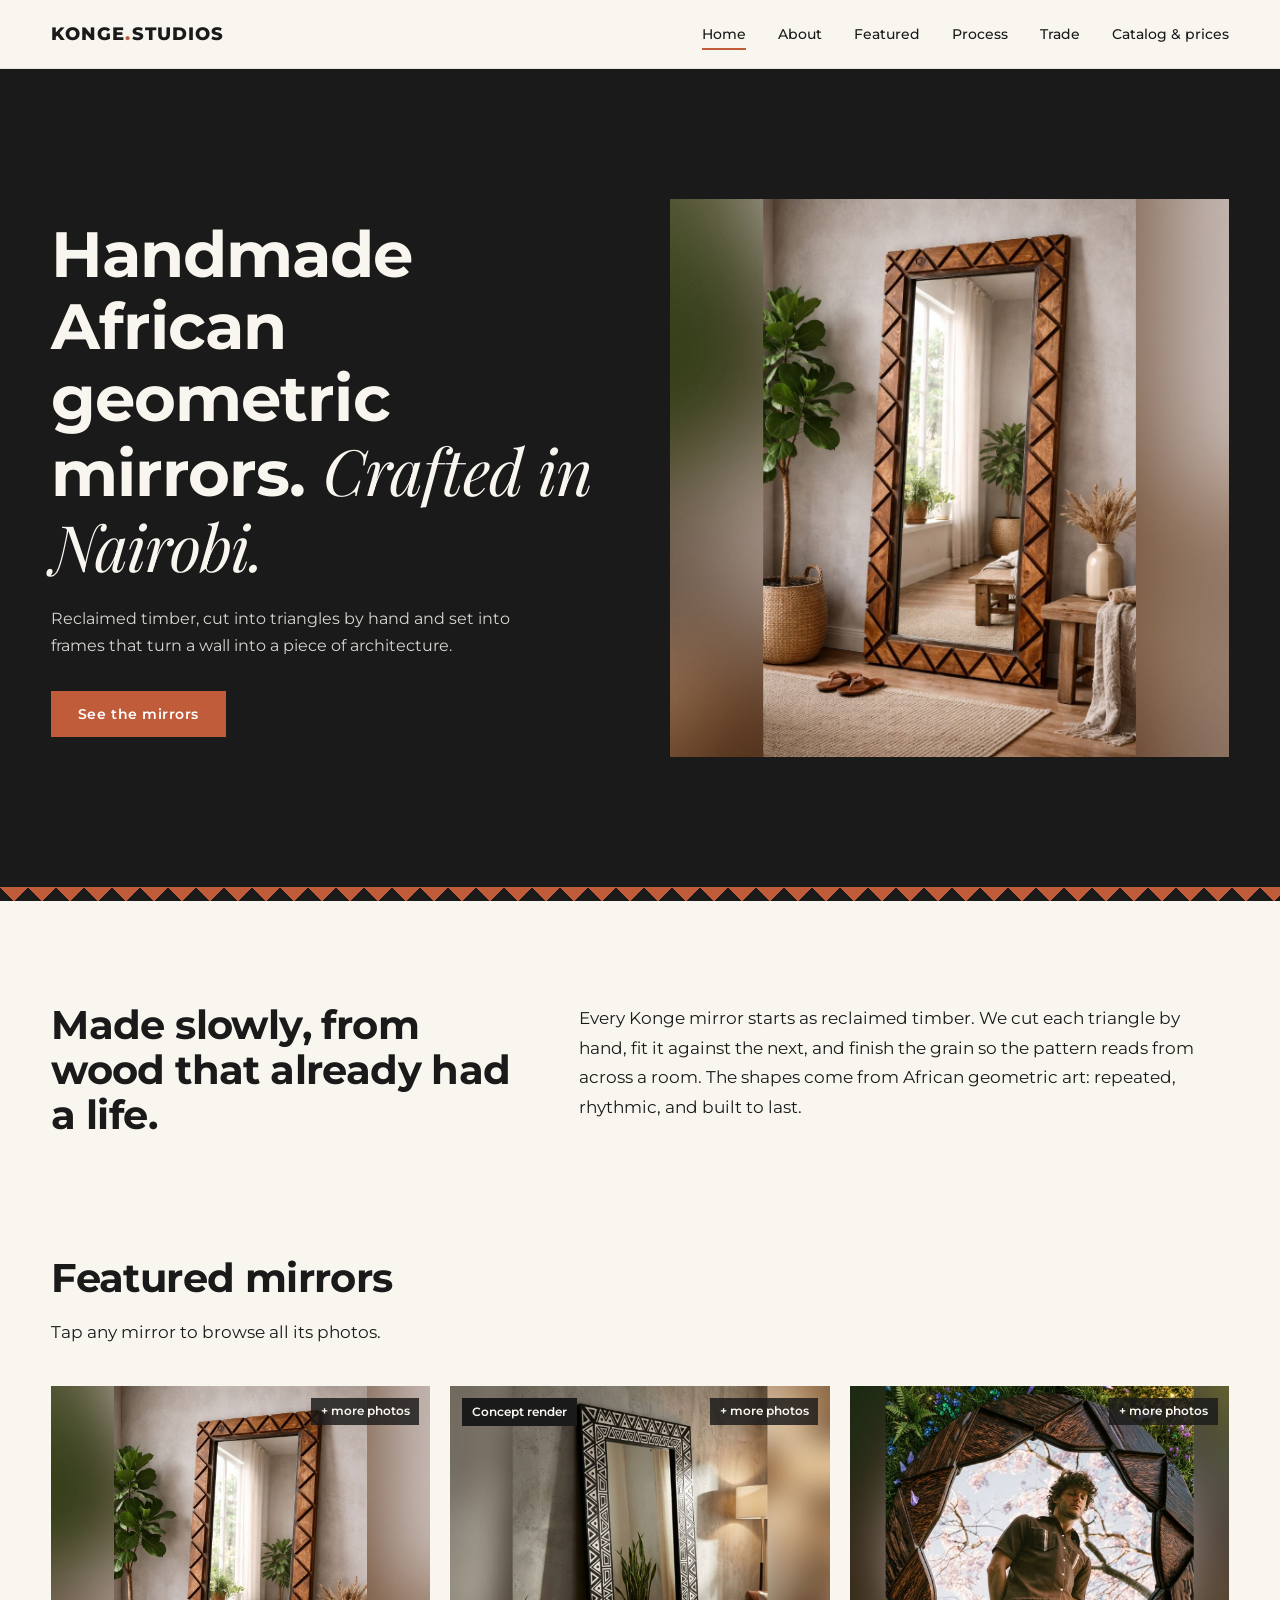
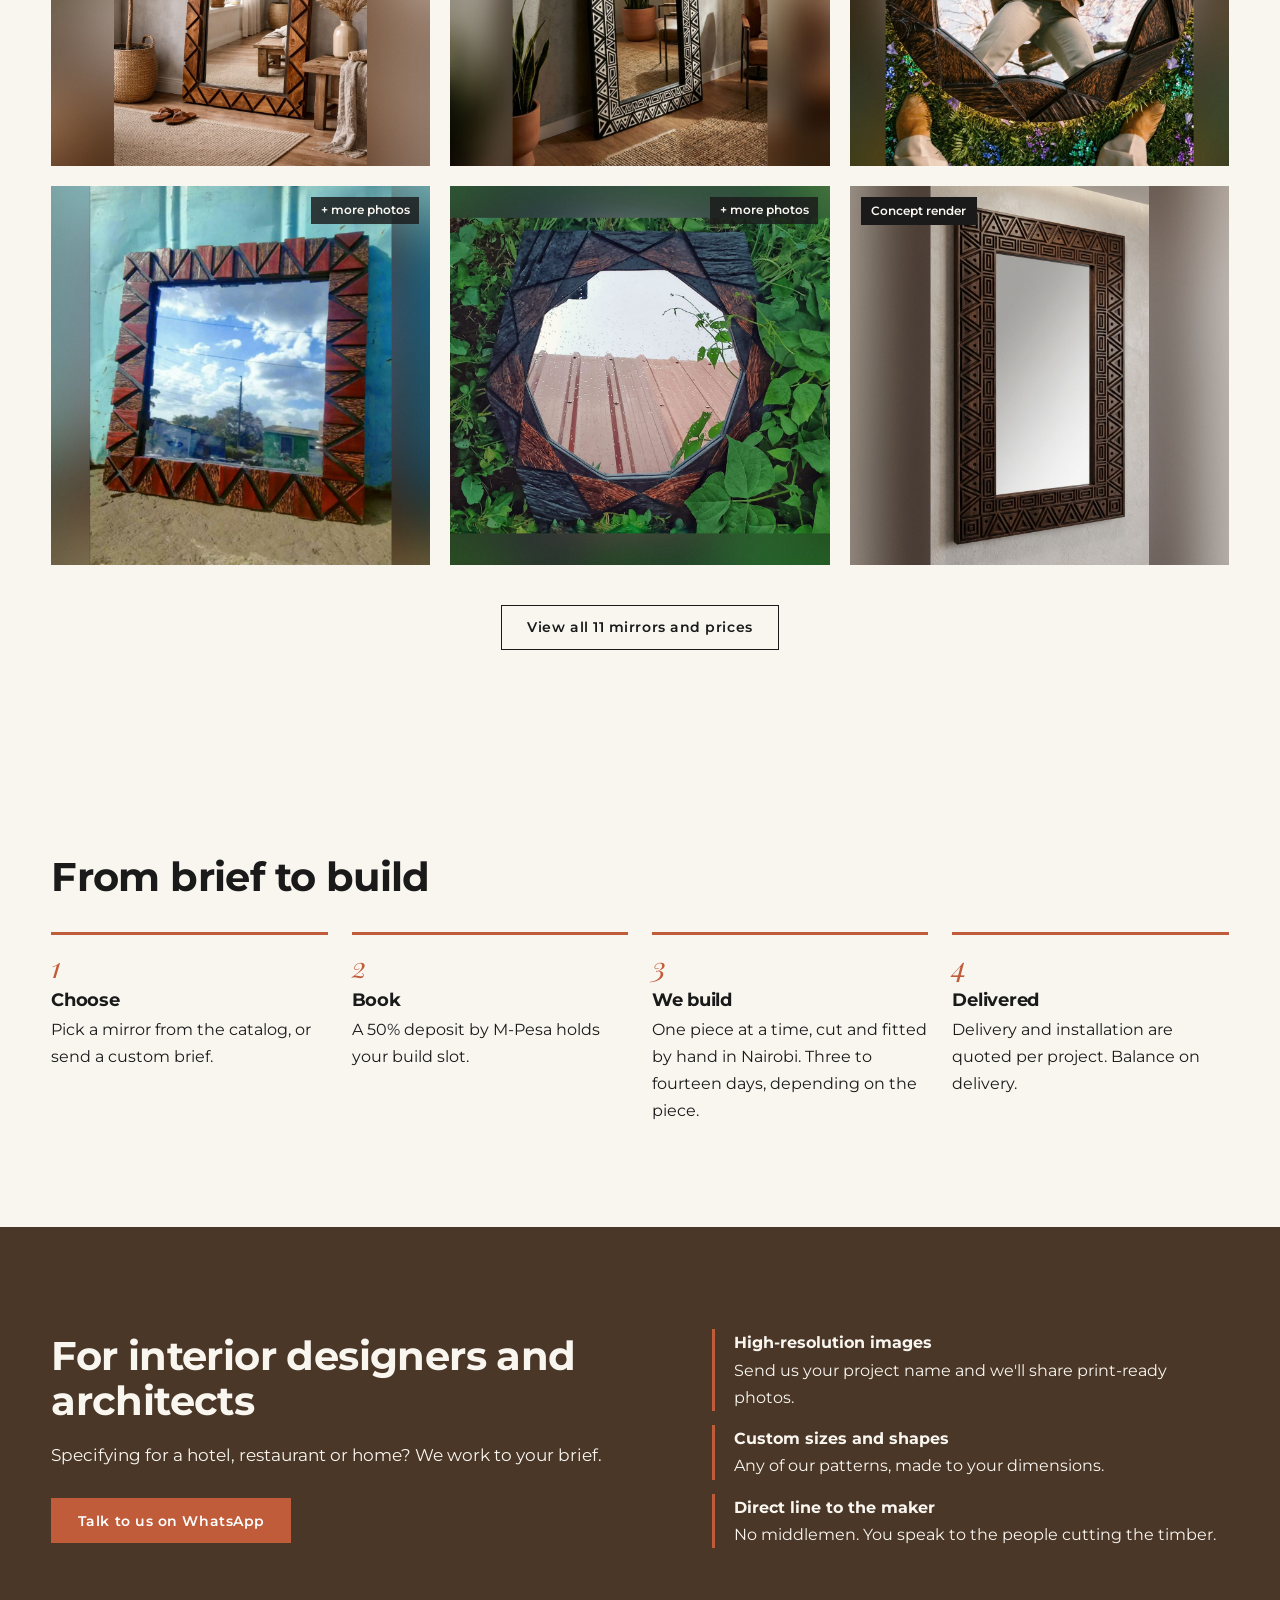
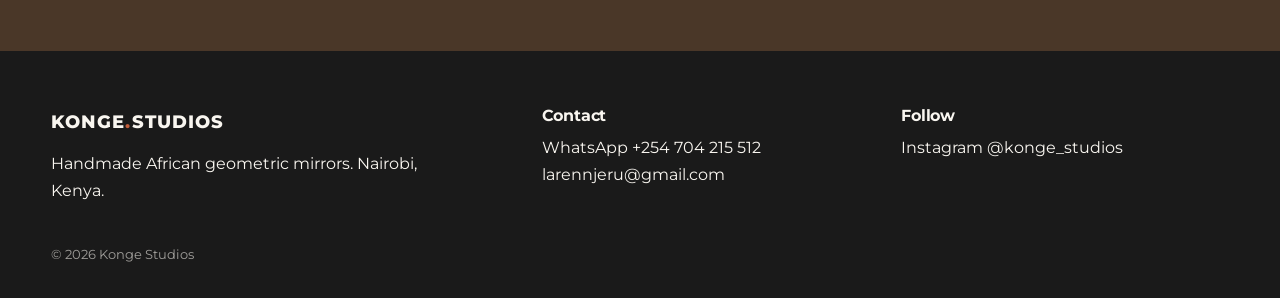
<file: index.html>
<!DOCTYPE html>
<html lang="en">
<head>
<meta charset="utf-8">
<meta name="viewport" content="width=device-width, initial-scale=1">
<title>Konge Studios | Handmade African geometric mirrors, Nairobi</title>
<meta name="description" content="Handmade African geometric mirrors in reclaimed timber, crafted in Nairobi, Kenya. Floor and wall mirrors, custom sizes for designers.">
<link rel="preconnect" href="https://fonts.googleapis.com">
<link rel="preconnect" href="https://fonts.gstatic.com" crossorigin>
<link href="https://fonts.googleapis.com/css2?family=Montserrat:wght@400;500;600;700;800&family=Playfair+Display:ital@0;1&display=swap" rel="stylesheet">
<link rel="stylesheet" href="style.css">
</head>
<body>

<header class="nav">
  <div class="wrap">
    <a class="logo" href="index.html">KONGE<span>.</span>STUDIOS</a>
    <button class="burger" aria-label="Menu" aria-expanded="false" aria-controls="menu"><i></i></button>
    <ul class="menu" id="menu">
      <li><a href="index.html" aria-current="page">Home</a></li>
      <li><a href="#about">About</a></li>
      <li><a href="#gallery">Featured</a></li>
      <li><a href="#process">Process</a></li>
      <li><a href="#trade">Trade</a></li>
      <li><a href="catalog.html">Catalog &amp; prices</a></li>
    </ul>
  </div>
</header>

<main>
  <!-- Hero: text beside the full mirror, never cropped. Swap the image for any floor mirror. -->
  <section class="hero">
    <div class="wrap">
      <div>
        <h1>Handmade African geometric mirrors. <span class="serif">Crafted in Nairobi.</span></h1>
        <p>Reclaimed timber, cut into triangles by hand and set into frames that turn a wall into a piece of architecture.</p>
        <a class="btn" href="#gallery">See the mirrors</a>
      </div>
      <div class="frame"><img src="images/twiga_3.jpg" alt="Twiga full-length floor mirror with a hand-cut triangle timber frame"></div>
    </div>
    <div class="zig"></div>
  </section>

  <section class="about" id="about">
    <div class="wrap">
      <h2>Made slowly, from wood that already had a life.</h2>
      <p class="lead">Every Konge mirror starts as reclaimed timber. We cut each triangle by hand, fit it against the next, and finish the grain so the pattern reads from across a room. The shapes come from African geometric art: repeated, rhythmic, and built to last.</p>
    </div>
  </section>

  <section id="gallery" style="padding-top:0">
    <div class="wrap">
      <h2>Featured mirrors</h2>
      <p class="lead">Tap any mirror to browse all its photos.</p>
      <div class="grid f3">
        <button class="zoom tile" data-images="images/twiga_3.jpg,images/twiga_1.jpg,images/twiga_2.jpg" data-name="Twiga" data-desc="Full-length floor mirror in solid europine, stained to a walnut tone and sealed with a matte varnish — the grain is the pattern."><div class="frame"><img src="images/twiga_3.jpg" alt="Twiga full-length floor mirror" loading="lazy"></div><span class="name">Twiga</span></button>
        <button class="zoom tile" data-images="images/pundamilia_2.jpg,images/pundamilia_1.jpg" data-name="Pundamilia" data-desc="CNC-cut pine, hand-painted in alternating black and white — the zebra&#x27;s coat rendered in timber."><div class="frame"><img src="images/pundamilia_2.jpg" alt="Pundamilia black and white floor mirror" loading="lazy"></div><span class="tag">Concept render</span><span class="name">Pundamilia</span></button>
        <button class="zoom tile" data-images="images/chui_2.jpg,images/chui.jpg" data-name="Chui" data-desc="The Kasa made round: blockboard, termite-eaten grevillea painted black and black palm, glossy finish."><div class="frame"><img src="images/chui_2.jpg" alt="Chui round wall mirror" loading="lazy"></div><span class="name">Chui</span></button>
        <button class="zoom tile" data-images="images/kobe_1.jpg,images/kobe_4.jpg,images/kobe_2.jpg,images/kobe_5.jpg" data-name="Kobe" data-desc="2 × 2 ft square blockboard base, ornamented with termite-eaten grevillea painted black and black palm, finished in a smooth glossy varnish."><div class="frame"><img src="images/kobe_1.jpg" alt="Kobe small square wall mirror" loading="lazy"></div><span class="name">Kobe</span></button>
        <button class="zoom tile" data-images="images/kasa.jpg,images/kasa_3.jpg,images/kasa_2.jpg" data-name="Kasa" data-desc="2 × 2 ft square blockboard, ornamented with termite-eaten grevillea painted black and black palm, finished with a smooth glossy varnish."><div class="frame"><img src="images/kasa.jpg" alt="Kasa octagonal wall mirror" loading="lazy"></div><span class="name">Kasa</span></button>
        <button class="zoom tile" data-images="images/nyati.jpg" data-name="Nyati" data-desc="Pure walnut, CNC-carved and sealed with a matte varnish — the triangles follow the grain."><div class="frame"><img src="images/nyati.jpg" alt="Nyati carved walnut wall mirror" loading="lazy"></div><span class="tag">Concept render</span><span class="name">Nyati</span></button>
      </div>
      <p class="more"><a class="btn ghost" href="catalog.html">View all 11 mirrors and prices</a></p>
    </div>
  </section>

  <section id="process">
    <div class="wrap">
      <h2>From brief to build</h2>
      <ol class="steps">
        <li><h3>Choose</h3><p>Pick a mirror from the catalog, or send a custom brief.</p></li>
        <li><h3>Book</h3><p>A 50% deposit by M-Pesa holds your build slot.</p></li>
        <li><h3>We build</h3><p>One piece at a time, cut and fitted by hand in Nairobi. Three to fourteen days, depending on the piece.</p></li>
        <li><h3>Delivered</h3><p>Delivery and installation are quoted per project. Balance on delivery.</p></li>
      </ol>
    </div>
  </section>

  <section class="trade" id="trade">
    <div class="wrap">
      <div>
        <h2>For interior designers and architects</h2>
        <p class="lead">Specifying for a hotel, restaurant or home? We work to your brief.</p>
        <a class="btn" href="https://wa.me/254704215512?text=Hi%2C%20I%27m%20a%20designer%20and%20would%20like%20to%20discuss%20a%20project" target="_blank" rel="noopener">Talk to us on WhatsApp</a>
      </div>
      <ul>
        <li><strong>High-resolution images</strong><br>Send us your project name and we'll share print-ready photos.</li>
        <li><strong>Custom sizes and shapes</strong><br>Any of our patterns, made to your dimensions.</li>
        <li><strong>Direct line to the maker</strong><br>No middlemen. You speak to the people cutting the timber.</li>
      </ul>
    </div>
  </section>
</main>

<footer>
  <div class="wrap">
    <div><a class="logo" href="index.html">KONGE<span>.</span>STUDIOS</a><p style="margin-top:.8rem;max-width:34ch">Handmade African geometric mirrors. Nairobi, Kenya.</p></div>
    <div><h3>Contact</h3><p><a href="https://wa.me/254704215512" target="_blank" rel="noopener">WhatsApp +254 704 215 512</a><br><a href="mailto:larennjeru@gmail.com">larennjeru@gmail.com</a></p></div>
    <div><h3>Follow</h3><p><a href="https://www.instagram.com/konge_studios/" target="_blank" rel="noopener">Instagram @konge_studios</a></p></div>
  </div>
  <div class="wrap"><p class="copy">&copy; <span id="yr">2026</span> Konge Studios</p></div>
</footer>

<script src="script.js"></script>
</body>
</html>
</file>
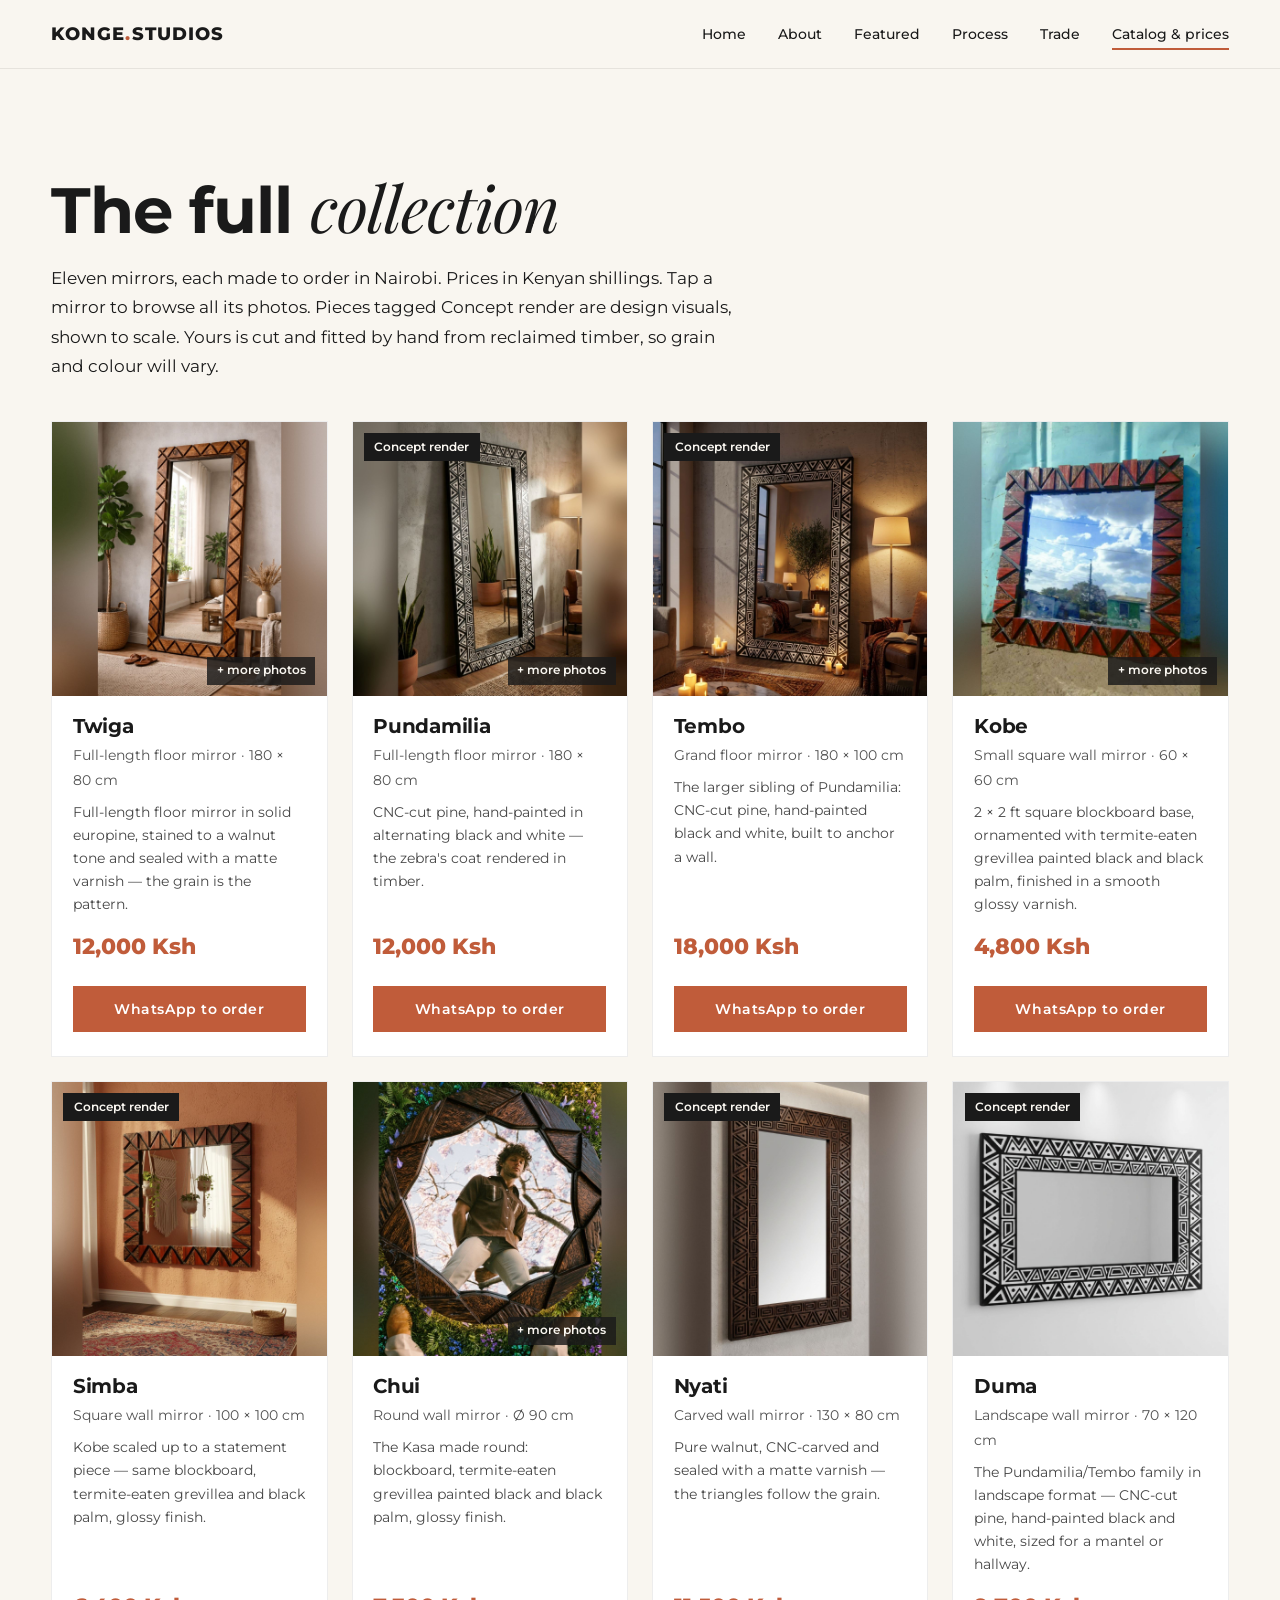
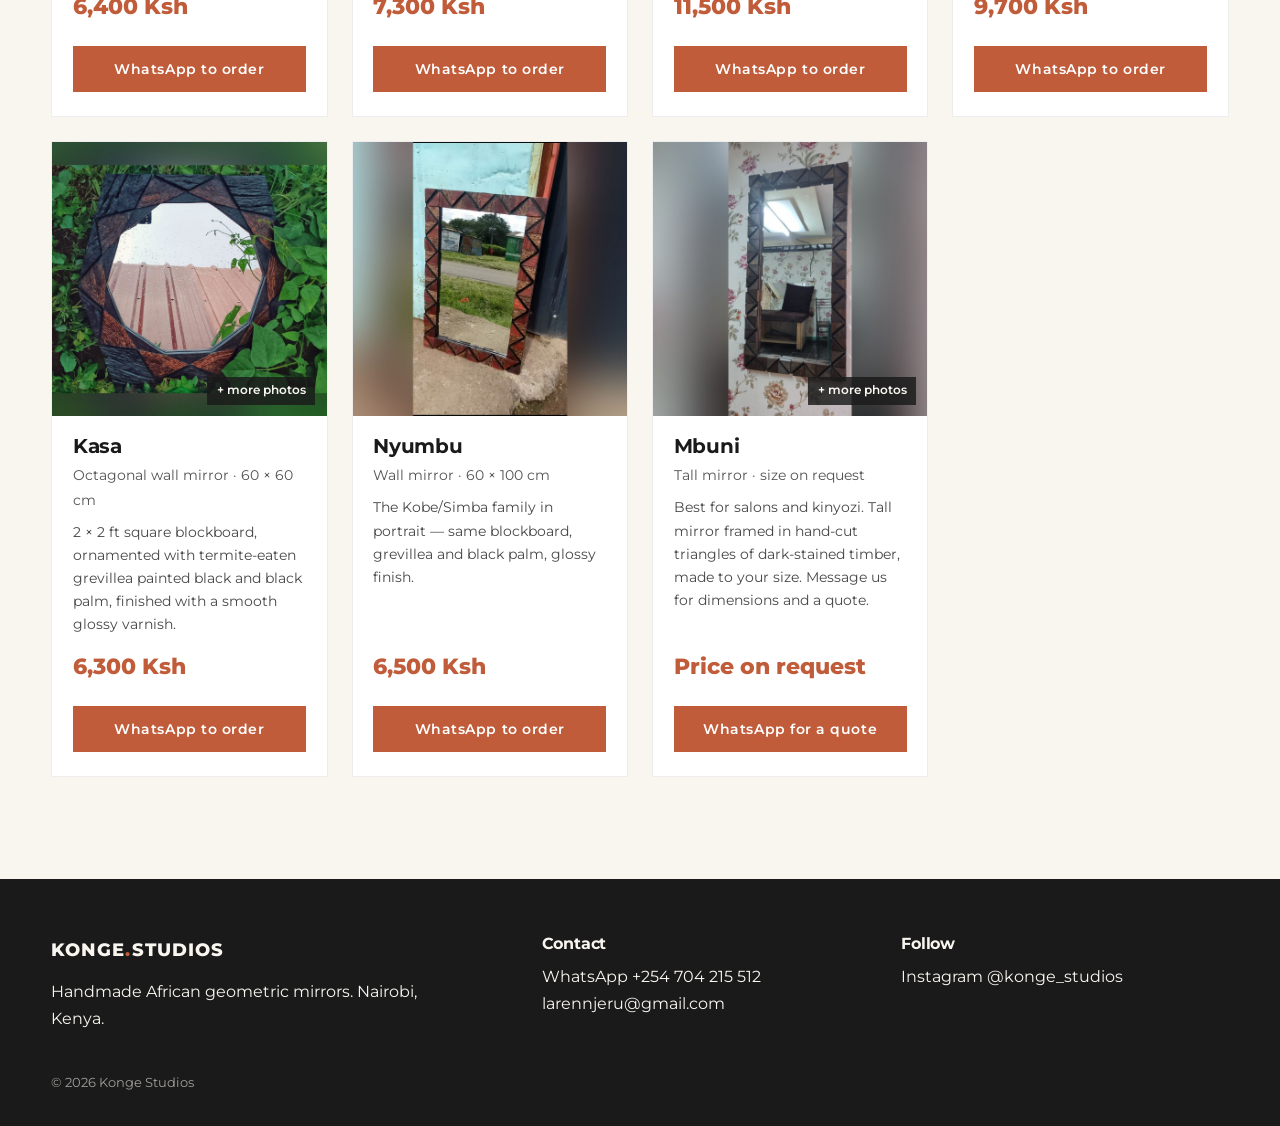
<file: catalog.html>
<!DOCTYPE html>
<html lang="en">
<head>
<meta charset="utf-8">
<meta name="viewport" content="width=device-width, initial-scale=1">
<title>Catalog &amp; prices | Konge Studios</title>
<meta name="description" content="All Konge Studios handmade geometric mirrors with sizes and prices in Kenyan shillings. Order on WhatsApp.">
<link rel="preconnect" href="https://fonts.googleapis.com">
<link rel="preconnect" href="https://fonts.gstatic.com" crossorigin>
<link href="https://fonts.googleapis.com/css2?family=Montserrat:wght@400;500;600;700;800&family=Playfair+Display:ital@0;1&display=swap" rel="stylesheet">
<link rel="stylesheet" href="style.css">
</head>
<body>

<header class="nav">
  <div class="wrap">
    <a class="logo" href="index.html">KONGE<span>.</span>STUDIOS</a>
    <button class="burger" aria-label="Menu" aria-expanded="false" aria-controls="menu"><i></i></button>
    <ul class="menu" id="menu">
      <li><a href="index.html">Home</a></li>
      <li><a href="index.html#about">About</a></li>
      <li><a href="index.html#gallery">Featured</a></li>
      <li><a href="index.html#process">Process</a></li>
      <li><a href="index.html#trade">Trade</a></li>
      <li><a href="catalog.html" aria-current="page">Catalog &amp; prices</a></li>
    </ul>
  </div>
</header>

<main>
  <section class="page-head">
    <div class="wrap">
      <h1>The full <span class="serif">collection</span></h1>
      <p class="lead" style="margin-top:1rem">Eleven mirrors, each made to order in Nairobi. Prices in Kenyan shillings. Tap a mirror to browse all its photos. Pieces tagged Concept render are design visuals, shown to scale. Yours is cut and fitted by hand from reclaimed timber, so grain and colour will vary.</p>
    </div>
  </section>

  <section style="padding-top:0">
    <div class="wrap">
      <!-- Each card: image (uncropped), name, size, description, price, WhatsApp button. Photos for the carousel live in data-images (first = thumbnail). -->
      <div class="cards">

        <article class="card"><button class="zoom" data-images="images/twiga_3.jpg,images/twiga_1.jpg,images/twiga_2.jpg" data-name="Twiga" data-desc="Full-length floor mirror in solid europine, stained to a walnut tone and sealed with a matte varnish — the grain is the pattern."><div class="frame"><img src="images/twiga_3.jpg" alt="Twiga full-length floor mirror" loading="lazy"></div></button>
          <div class="info"><h3>Twiga</h3><p class="size">Full-length floor mirror · 180 × 80 cm</p><p class="desc">Full-length floor mirror in solid europine, stained to a walnut tone and sealed with a matte varnish — the grain is the pattern.</p><p class="price">12,000 Ksh</p>
          <a class="btn" href="https://wa.me/254704215512?text=Hi%2C%20I%27m%20interested%20in%20the%20Twiga%20mirror" target="_blank" rel="noopener">WhatsApp to order</a></div></article>

        <article class="card"><button class="zoom" data-images="images/pundamilia_2.jpg,images/pundamilia_1.jpg" data-name="Pundamilia" data-desc="CNC-cut pine, hand-painted in alternating black and white — the zebra&#x27;s coat rendered in timber."><div class="frame"><img src="images/pundamilia_2.jpg" alt="Pundamilia black and white floor mirror" loading="lazy"></div><span class="tag">Concept render</span></button>
          <div class="info"><h3>Pundamilia</h3><p class="size">Full-length floor mirror · 180 × 80 cm</p><p class="desc">CNC-cut pine, hand-painted in alternating black and white — the zebra&#x27;s coat rendered in timber.</p><p class="price">12,000 Ksh</p>
          <a class="btn" href="https://wa.me/254704215512?text=Hi%2C%20I%27m%20interested%20in%20the%20Pundamilia%20mirror" target="_blank" rel="noopener">WhatsApp to order</a></div></article>

        <article class="card"><button class="zoom" data-images="images/tembo.jpg" data-name="Tembo" data-desc="The larger sibling of Pundamilia: CNC-cut pine, hand-painted black and white, built to anchor a wall."><div class="frame"><img src="images/tembo.jpg" alt="Tembo grand floor mirror" loading="lazy"></div><span class="tag">Concept render</span></button>
          <div class="info"><h3>Tembo</h3><p class="size">Grand floor mirror · 180 × 100 cm</p><p class="desc">The larger sibling of Pundamilia: CNC-cut pine, hand-painted black and white, built to anchor a wall.</p><p class="price">18,000 Ksh</p>
          <a class="btn" href="https://wa.me/254704215512?text=Hi%2C%20I%27m%20interested%20in%20the%20Tembo%20mirror" target="_blank" rel="noopener">WhatsApp to order</a></div></article>

        <article class="card"><button class="zoom" data-images="images/kobe_1.jpg,images/kobe_4.jpg,images/kobe_2.jpg,images/kobe_5.jpg" data-name="Kobe" data-desc="2 × 2 ft square blockboard base, ornamented with termite-eaten grevillea painted black and black palm, finished in a smooth glossy varnish."><div class="frame"><img src="images/kobe_1.jpg" alt="Kobe small square wall mirror" loading="lazy"></div></button>
          <div class="info"><h3>Kobe</h3><p class="size">Small square wall mirror · 60 × 60 cm</p><p class="desc">2 × 2 ft square blockboard base, ornamented with termite-eaten grevillea painted black and black palm, finished in a smooth glossy varnish.</p><p class="price">4,800 Ksh</p>
          <a class="btn" href="https://wa.me/254704215512?text=Hi%2C%20I%27m%20interested%20in%20the%20Kobe%20mirror" target="_blank" rel="noopener">WhatsApp to order</a></div></article>

        <article class="card"><button class="zoom" data-images="images/simba.jpg" data-name="Simba" data-desc="Kobe scaled up to a statement piece — same blockboard, termite-eaten grevillea and black palm, glossy finish."><div class="frame"><img src="images/simba.jpg" alt="Simba square wall mirror" loading="lazy"></div><span class="tag">Concept render</span></button>
          <div class="info"><h3>Simba</h3><p class="size">Square wall mirror · 100 × 100 cm</p><p class="desc">Kobe scaled up to a statement piece — same blockboard, termite-eaten grevillea and black palm, glossy finish.</p><p class="price">6,400 Ksh</p>
          <a class="btn" href="https://wa.me/254704215512?text=Hi%2C%20I%27m%20interested%20in%20the%20Simba%20mirror" target="_blank" rel="noopener">WhatsApp to order</a></div></article>

        <article class="card"><button class="zoom" data-images="images/chui_2.jpg,images/chui.jpg" data-name="Chui" data-desc="The Kasa made round: blockboard, termite-eaten grevillea painted black and black palm, glossy finish."><div class="frame"><img src="images/chui_2.jpg" alt="Chui round wall mirror" loading="lazy"></div></button>
          <div class="info"><h3>Chui</h3><p class="size">Round wall mirror · Ø 90 cm</p><p class="desc">The Kasa made round: blockboard, termite-eaten grevillea painted black and black palm, glossy finish.</p><p class="price">7,300 Ksh</p>
          <a class="btn" href="https://wa.me/254704215512?text=Hi%2C%20I%27m%20interested%20in%20the%20Chui%20mirror" target="_blank" rel="noopener">WhatsApp to order</a></div></article>

        <article class="card"><button class="zoom" data-images="images/nyati.jpg" data-name="Nyati" data-desc="Pure walnut, CNC-carved and sealed with a matte varnish — the triangles follow the grain."><div class="frame"><img src="images/nyati.jpg" alt="Nyati carved walnut wall mirror" loading="lazy"></div><span class="tag">Concept render</span></button>
          <div class="info"><h3>Nyati</h3><p class="size">Carved wall mirror · 130 × 80 cm</p><p class="desc">Pure walnut, CNC-carved and sealed with a matte varnish — the triangles follow the grain.</p><p class="price">11,500 Ksh</p>
          <a class="btn" href="https://wa.me/254704215512?text=Hi%2C%20I%27m%20interested%20in%20the%20Nyati%20mirror" target="_blank" rel="noopener">WhatsApp to order</a></div></article>

        <article class="card"><button class="zoom" data-images="images/duma.jpg" data-name="Duma" data-desc="The Pundamilia/Tembo family in landscape format — CNC-cut pine, hand-painted black and white, sized for a mantel or hallway."><div class="frame"><img src="images/duma.jpg" alt="Duma landscape wall mirror" loading="lazy"></div><span class="tag">Concept render</span></button>
          <div class="info"><h3>Duma</h3><p class="size">Landscape wall mirror · 70 × 120 cm</p><p class="desc">The Pundamilia/Tembo family in landscape format — CNC-cut pine, hand-painted black and white, sized for a mantel or hallway.</p><p class="price">9,700 Ksh</p>
          <a class="btn" href="https://wa.me/254704215512?text=Hi%2C%20I%27m%20interested%20in%20the%20Duma%20mirror" target="_blank" rel="noopener">WhatsApp to order</a></div></article>

        <article class="card"><button class="zoom" data-images="images/kasa.jpg,images/kasa_3.jpg,images/kasa_2.jpg" data-name="Kasa" data-desc="2 × 2 ft square blockboard, ornamented with termite-eaten grevillea painted black and black palm, finished with a smooth glossy varnish."><div class="frame"><img src="images/kasa.jpg" alt="Kasa octagonal wall mirror" loading="lazy"></div></button>
          <div class="info"><h3>Kasa</h3><p class="size">Octagonal wall mirror · 60 × 60 cm</p><p class="desc">2 × 2 ft square blockboard, ornamented with termite-eaten grevillea painted black and black palm, finished with a smooth glossy varnish.</p><p class="price">6,300 Ksh</p>
          <a class="btn" href="https://wa.me/254704215512?text=Hi%2C%20I%27m%20interested%20in%20the%20Kasa%20mirror" target="_blank" rel="noopener">WhatsApp to order</a></div></article>

        <article class="card"><button class="zoom" data-images="images/nyumbu.jpg" data-name="Nyumbu" data-desc="The Kobe/Simba family in portrait — same blockboard, grevillea and black palm, glossy finish."><div class="frame"><img src="images/nyumbu.jpg" alt="Nyumbu portrait wall mirror" loading="lazy"></div></button>
          <div class="info"><h3>Nyumbu</h3><p class="size">Wall mirror · 60 × 100 cm</p><p class="desc">The Kobe/Simba family in portrait — same blockboard, grevillea and black palm, glossy finish.</p><p class="price">6,500 Ksh</p>
          <a class="btn" href="https://wa.me/254704215512?text=Hi%2C%20I%27m%20interested%20in%20the%20Nyumbu%20mirror" target="_blank" rel="noopener">WhatsApp to order</a></div></article>

        <article class="card"><button class="zoom" data-images="images/mbuni.jpg,images/mbuni_2.jpg" data-name="Mbuni" data-desc="Best for salons and kinyozi. Tall mirror framed in hand-cut triangles of dark-stained timber, made to your size. Message us for dimensions and a quote."><div class="frame"><img src="images/mbuni.jpg" alt="Mbuni tall mirror with triangle timber frame" loading="lazy"></div></button>
          <div class="info"><h3>Mbuni</h3><p class="size">Tall mirror · size on request</p><p class="desc">Best for salons and kinyozi. Tall mirror framed in hand-cut triangles of dark-stained timber, made to your size. Message us for dimensions and a quote.</p><p class="price">Price on request</p>
          <a class="btn" href="https://wa.me/254704215512?text=Hi%2C%20I%27m%20interested%20in%20the%20Mbuni%20mirror" target="_blank" rel="noopener">WhatsApp for a quote</a></div></article>

      </div>
    </div>
  </section>
</main>

<footer>
  <div class="wrap">
    <div><a class="logo" href="index.html">KONGE<span>.</span>STUDIOS</a><p style="margin-top:.8rem;max-width:34ch">Handmade African geometric mirrors. Nairobi, Kenya.</p></div>
    <div><h3>Contact</h3><p><a href="https://wa.me/254704215512" target="_blank" rel="noopener">WhatsApp +254 704 215 512</a><br><a href="mailto:larennjeru@gmail.com">larennjeru@gmail.com</a></p></div>
    <div><h3>Follow</h3><p><a href="https://www.instagram.com/konge_studios/" target="_blank" rel="noopener">Instagram @konge_studios</a></p></div>
  </div>
  <div class="wrap"><p class="copy">&copy; <span id="yr">2026</span> Konge Studios</p></div>
</footer>

<script src="script.js"></script>
</body>
</html>
</file>
<file: style.css>
/* Konge Studios — shared styles. Tokens first, then base, layout, components. */
:root{
  --char:#1A1A1A; --rust:#C05C3A; --earth:#4A3728; --cream:#F9F6F0; --sand:#EDE5D6;
  --head:'Montserrat',system-ui,sans-serif; --serif:'Playfair Display',Georgia,serif;
  --nav:68px;
}
*{box-sizing:border-box;margin:0;padding:0}
html{scroll-behavior:smooth;scroll-padding-top:var(--nav)}
body{background:var(--cream);color:var(--char);font:400 1rem/1.7 var(--head)}
img{display:block;max-width:100%}
a{color:inherit;text-decoration:none}
:focus-visible{outline:3px solid var(--rust);outline-offset:3px}
.wrap{width:min(1200px,92%);margin-inline:auto}
section{padding:clamp(3.5rem,8vw,6.5rem) 0}
h1,h2,h3{font-weight:700;line-height:1.12;letter-spacing:-.015em}
h1{font-size:clamp(2.2rem,5.2vw,4rem)}
h2{font-size:clamp(1.7rem,3.4vw,2.5rem);margin-bottom:1rem}
.serif{font-family:var(--serif);font-weight:400;font-style:italic}
.lead{max-width:62ch;font-size:1.08rem}

/* Signature motif: a strip of triangles lifted from the frames */
.zig{height:14px;background:conic-gradient(from -45deg at bottom,var(--rust) 90deg,transparent 0) 0/28px 14px repeat-x}

/* Buttons */
.btn{display:inline-block;padding:.85rem 1.6rem;background:var(--rust);color:#fff;font:600 .85rem var(--head);letter-spacing:.04em;border:1px solid var(--rust);transition:background .2s,border-color .2s}
.btn:hover{background:var(--earth);border-color:var(--earth)}
.btn.ghost{background:transparent;color:inherit;border-color:currentColor}
.btn.ghost:hover{background:var(--cream);color:var(--char)}

/* Navigation */
.nav{position:sticky;top:0;z-index:50;background:rgba(249,246,240,.95);backdrop-filter:blur(8px);border-bottom:1px solid rgba(0,0,0,.08)}
.nav .wrap{display:flex;align-items:center;justify-content:space-between;height:var(--nav)}
.logo{font-weight:800;font-size:1.1rem;letter-spacing:.06em}
.logo span{color:var(--rust)}
.menu{display:flex;gap:2rem;list-style:none;font-size:.9rem;font-weight:500}
.menu a{padding:.3rem 0;border-bottom:2px solid transparent}
.menu a:hover,.menu a[aria-current]{border-color:var(--rust)}
.burger{display:none;background:none;border:0;width:44px;height:44px;cursor:pointer}
.burger i,.burger i::before,.burger i::after{display:block;width:24px;height:2px;background:var(--char);margin:auto;position:relative;transition:transform .25s}
.burger i::before,.burger i::after{content:"";position:absolute;left:0}
.burger i::before{top:-7px}.burger i::after{top:7px}
.burger[aria-expanded=true] i{background:transparent}
.burger[aria-expanded=true] i::before{transform:translateY(7px) rotate(45deg)}
.burger[aria-expanded=true] i::after{transform:translateY(-7px) rotate(-45deg)}
@media(max-width:760px){
  .burger{display:block}
  .menu{position:absolute;top:var(--nav);left:0;right:0;flex-direction:column;gap:0;background:var(--cream);max-height:0;overflow:hidden;transition:max-height .35s ease;padding-inline:4%}
  .menu.open{max-height:320px;border-bottom:1px solid rgba(0,0,0,.1)}
  .menu a{display:block;padding:1rem 0;border:0}
}

/* Image frames: square box + object-fit:contain = the whole mirror is always visible */
.frame{aspect-ratio:1/1;background:var(--sand);display:grid;place-items:center;overflow:hidden}
.frame img{width:100%;height:100%;object-fit:contain}
.zoom{display:block;width:100%;border:0;background:none;cursor:zoom-in;position:relative;text-align:left;font:inherit;color:inherit}

/* Photo-count badge, shown when a mirror has more than one photo */
.zoom[data-images*=","]::after{content:"+ more photos";position:absolute;right:.7rem;bottom:.7rem;background:rgba(26,26,26,.82);color:var(--cream);font-size:.72rem;font-weight:600;padding:.25rem .6rem;pointer-events:none}
.tile[data-images*=","]::after{bottom:auto;top:.7rem}

/* Hero: text beside a full, uncropped image */
.hero{background:var(--char);color:var(--cream);padding:0}
.hero .wrap{display:grid;gap:2rem;align-items:center;min-height:calc(100vh - var(--nav) - 14px);padding-block:2.5rem}
.hero p{margin:1.2rem 0 2rem;max-width:44ch;opacity:.85}
.hero .frame{max-height:calc(100vh - var(--nav) - 6rem);margin-inline:auto;width:min(100%,calc(100vh - var(--nav) - 6rem))}
@media(min-width:900px){.hero .wrap{grid-template-columns:1.05fr 1fr}}

/* Featured grid with hover name reveal */
.grid{display:grid;gap:1.25rem;grid-template-columns:1fr;margin-top:2.5rem}
@media(min-width:600px){.grid{grid-template-columns:repeat(2,1fr)}}
@media(min-width:900px){.grid.f3{grid-template-columns:repeat(3,1fr)}}
.tile .frame img{transition:transform .4s}
.tile:hover .frame img{transform:scale(1.03)}
.tile .name{position:absolute;inset:auto 0 0;padding:2.5rem 1.2rem 1rem;background:linear-gradient(transparent,rgba(26,26,26,.85));color:#fff;font-weight:600;opacity:0;transition:opacity .3s}
.tile:hover .name,.tile:focus-visible .name{opacity:1}
@media(hover:none){.tile .name{opacity:1}}
.more{margin-top:2.5rem;text-align:center}

/* About + trade */
.about .wrap{display:grid;gap:2rem}
@media(min-width:900px){.about .wrap{grid-template-columns:1fr 1.4fr;gap:4rem}}
.trade{background:var(--earth);color:var(--cream)}
.trade .wrap{display:grid;gap:2.5rem}
@media(min-width:900px){.trade .wrap{grid-template-columns:1.2fr 1fr;align-items:center}}
.trade ul{list-style:none;display:grid;gap:.9rem}
.trade li{padding-left:1.2rem;border-left:3px solid var(--rust)}
.trade .btn{margin-top:1.8rem}

/* Catalog */
.page-head{padding-bottom:0}
.cards{display:grid;gap:1.5rem;grid-template-columns:1fr;margin-block:2.5rem 0}
@media(min-width:640px){.cards{grid-template-columns:repeat(2,1fr)}}
@media(min-width:900px){.cards{grid-template-columns:repeat(3,1fr)}}
@media(min-width:1240px){.cards{grid-template-columns:repeat(4,1fr)}}
.card{background:#fff;display:flex;flex-direction:column;border:1px solid rgba(0,0,0,.07)}
.card .info{padding:1.2rem 1.3rem 1.5rem;display:flex;flex-direction:column;gap:.35rem;flex:1}
.card h3{font-size:1.25rem}
.size{font-size:.9rem;opacity:.75}
/* flex:1 lets the description absorb the spare height, so price + button sit at the same level on every card in a row */
.desc{font-size:.9rem;line-height:1.6;opacity:.8;margin-top:.2rem;flex:1}
.price{font-size:1.35rem;font-weight:800;color:var(--rust);margin:.4rem 0 1rem}
.card .btn{margin-top:auto;text-align:center}

/* Footer */
footer{background:var(--char);color:var(--cream);padding:3.5rem 0 2rem}
footer .wrap{display:grid;gap:2rem}
@media(min-width:760px){footer .wrap{grid-template-columns:1.4fr 1fr 1fr}}
footer h3{font-size:1rem;margin-bottom:.6rem}
footer a:hover{color:var(--rust)}
.copy{margin-top:2.5rem;font-size:.8rem;opacity:.6}

/* Lightbox carousel (built by script.js) */
.lb{position:fixed;inset:0;z-index:100;background:rgba(10,10,10,.94);display:grid;grid-template-rows:1fr auto;justify-items:center;gap:.6rem;padding:3vmin;opacity:0;transition:opacity .25s}
.lb[hidden]{display:none}
.lb.on{opacity:1}
.lb-stage{position:relative;width:100%;min-height:0;overflow:hidden}
/* The photo fills the stage exactly and is letterboxed inside it, so the whole mirror is always visible at any window size or browser zoom */
.lb-stage img{position:absolute;inset:0;width:100%;height:100%;object-fit:contain;transform:scale(.97);transition:transform .25s}
.lb.on .lb-stage img{transform:none}
.lb-x{position:absolute;top:1rem;right:1.2rem;z-index:2;background:none;border:0;color:#fff;font-size:2.4rem;line-height:1;cursor:pointer;width:48px;height:48px}
.lb-prev,.lb-next{position:absolute;top:50%;transform:translateY(-50%);z-index:2;width:48px;height:48px;border:0;border-radius:50%;background:rgba(0,0,0,.55);color:#fff;font-size:1.3rem;line-height:1;cursor:pointer;transition:background .2s}
.lb-prev:hover,.lb-next:hover{background:var(--rust)}
.lb-prev{left:.5rem}.lb-next{right:.5rem}
.lb-meta{color:#fff;text-align:center;max-width:62ch;padding-bottom:.4rem}
.lb-cap{font-weight:600;font-size:1rem}
.lb-desc{font-size:.88rem;opacity:.8;line-height:1.55;margin-top:.15rem}
.lb-count{font-size:.78rem;opacity:.55;letter-spacing:.08em;margin-top:.3rem}
.lb-count:empty{display:none}
@media(max-width:600px){.lb-prev,.lb-next{width:40px;height:40px}}

@media(prefers-reduced-motion:reduce){*{transition:none!important;scroll-behavior:auto!important}}

/* Concept-render badge + ordering steps */
.tag{position:absolute;top:.7rem;left:.7rem;background:var(--char);color:var(--cream);font-size:.75rem;font-weight:600;padding:.25rem .65rem}
.steps{list-style:none;display:grid;gap:1.5rem;margin-top:2rem;counter-reset:s}
@media(min-width:900px){.steps{grid-template-columns:repeat(4,1fr)}}
.steps li{counter-increment:s;border-top:3px solid var(--rust);padding-top:.8rem}
.steps li::before{content:counter(s);font:italic 1.8rem var(--serif);color:var(--rust)}
.steps h3{font-size:1.1rem;margin:.2rem 0 .4rem}
</file>
